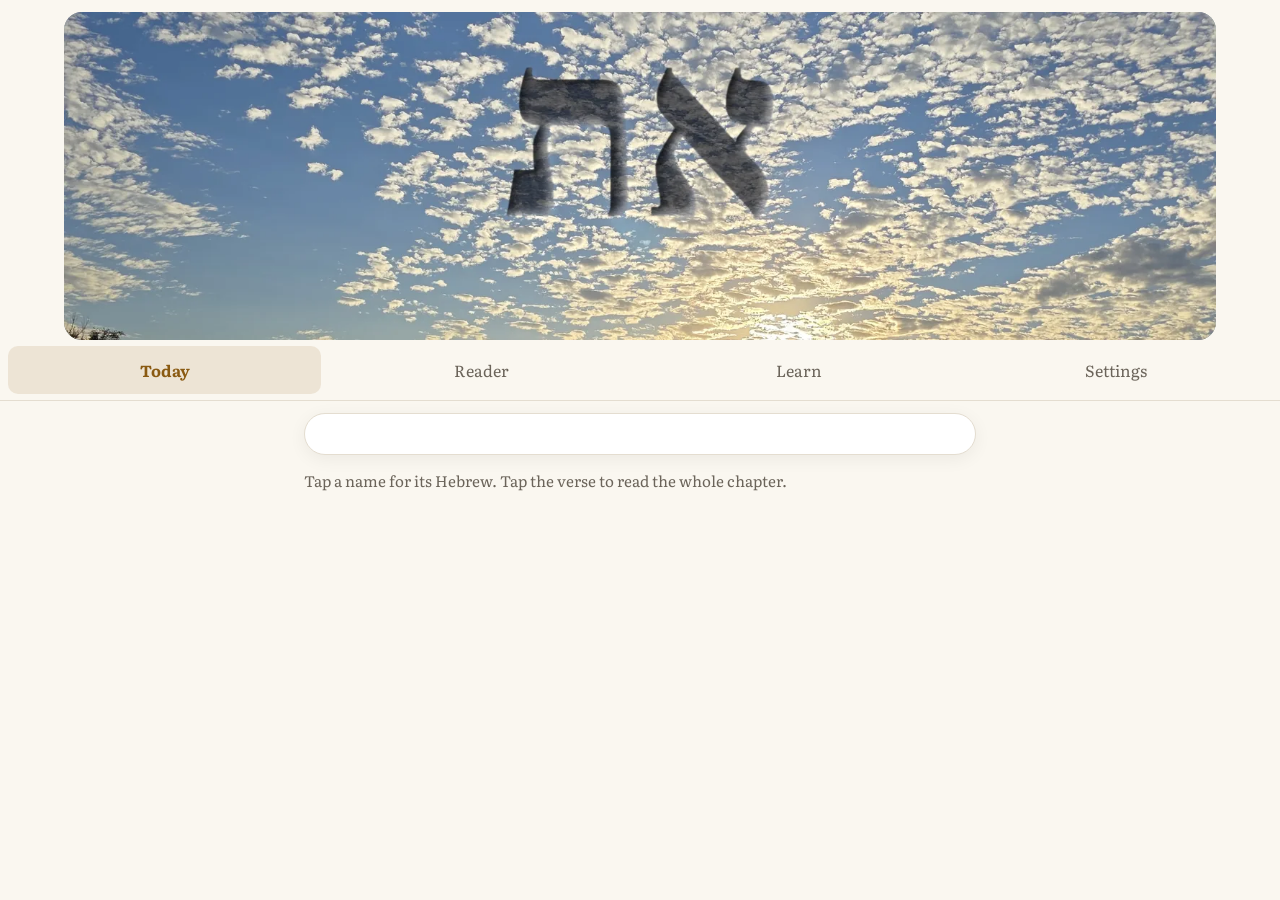
<file: index.html>
<!doctype html><meta charset="utf-8"><link rel="icon" href="favicon.ico" sizes="any"><link rel="icon" type="image/png" sizes="32x32" href="favicon-32.png"><link rel="apple-touch-icon" href="apple-touch-icon.png"><meta http-equiv="refresh" content="0; url=verse-of-the-day.html"><a href="verse-of-the-day.html">Verse of the Day</a>
</file>
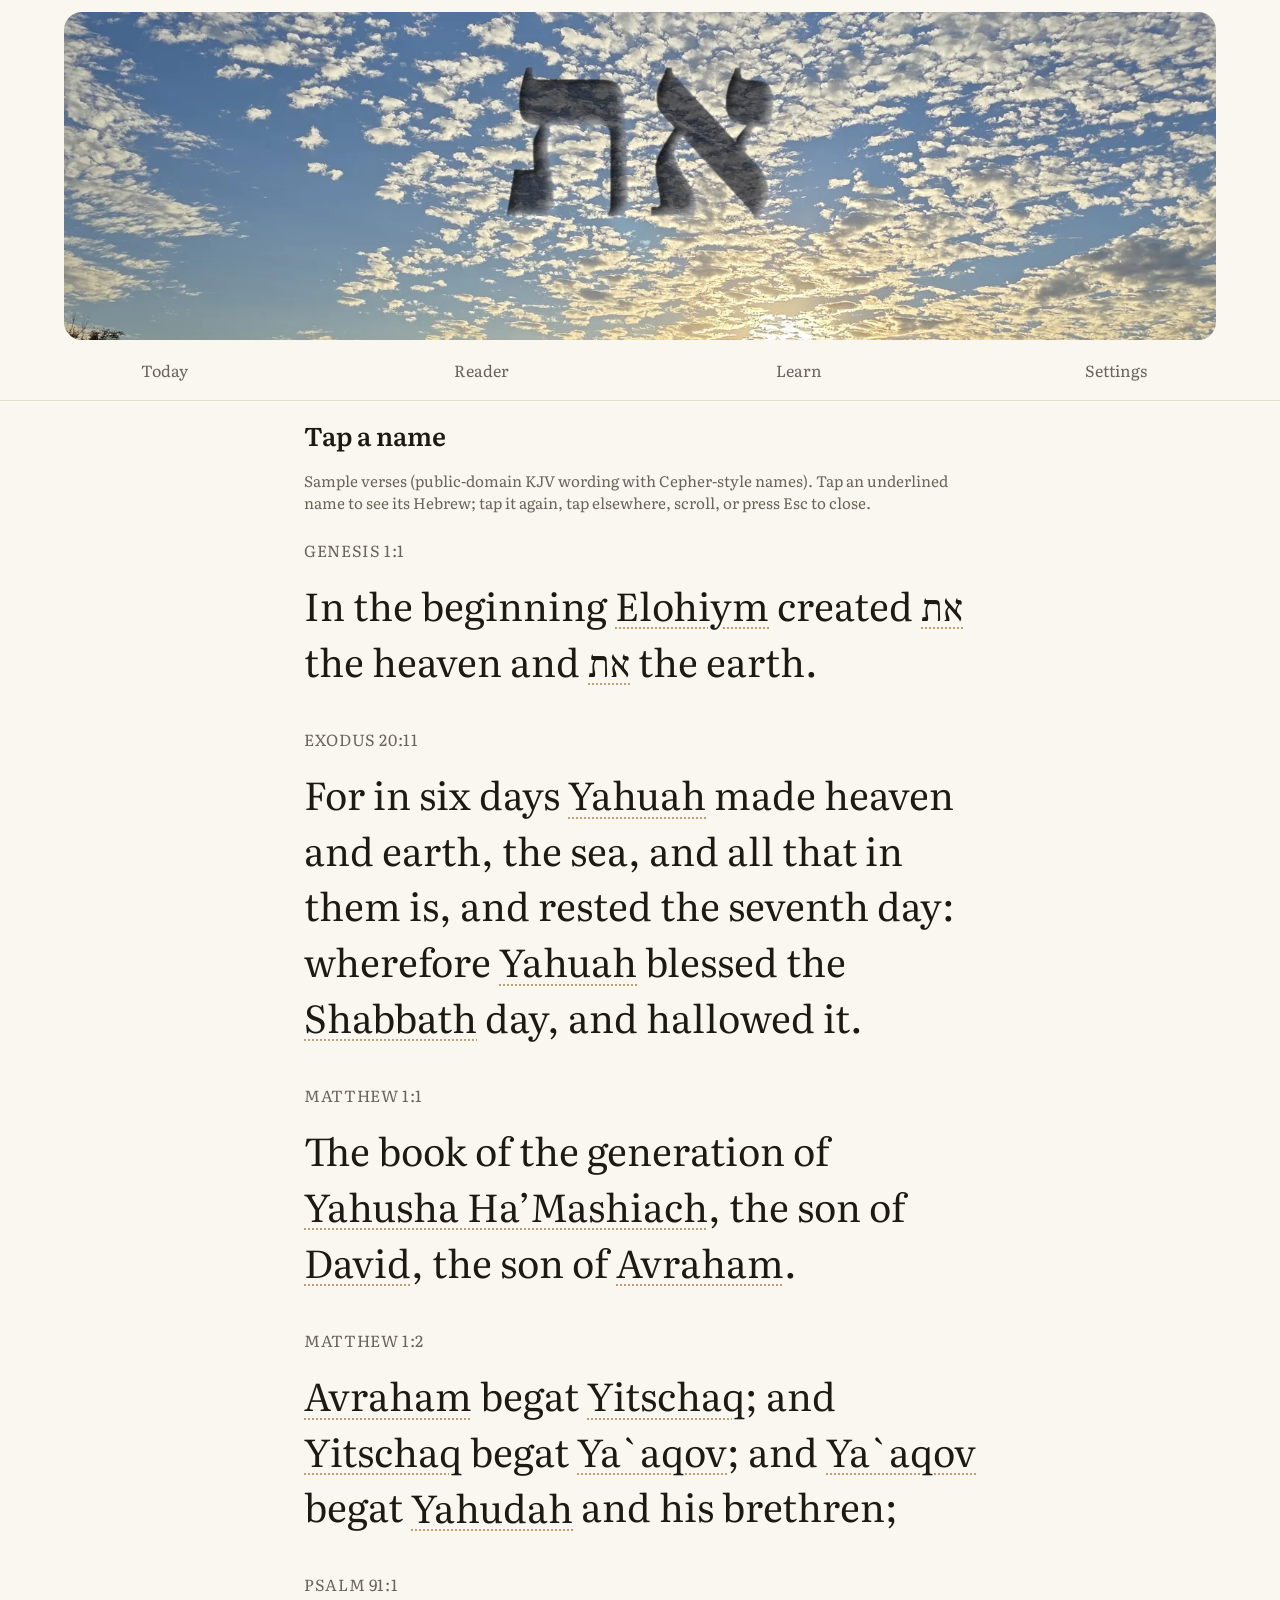
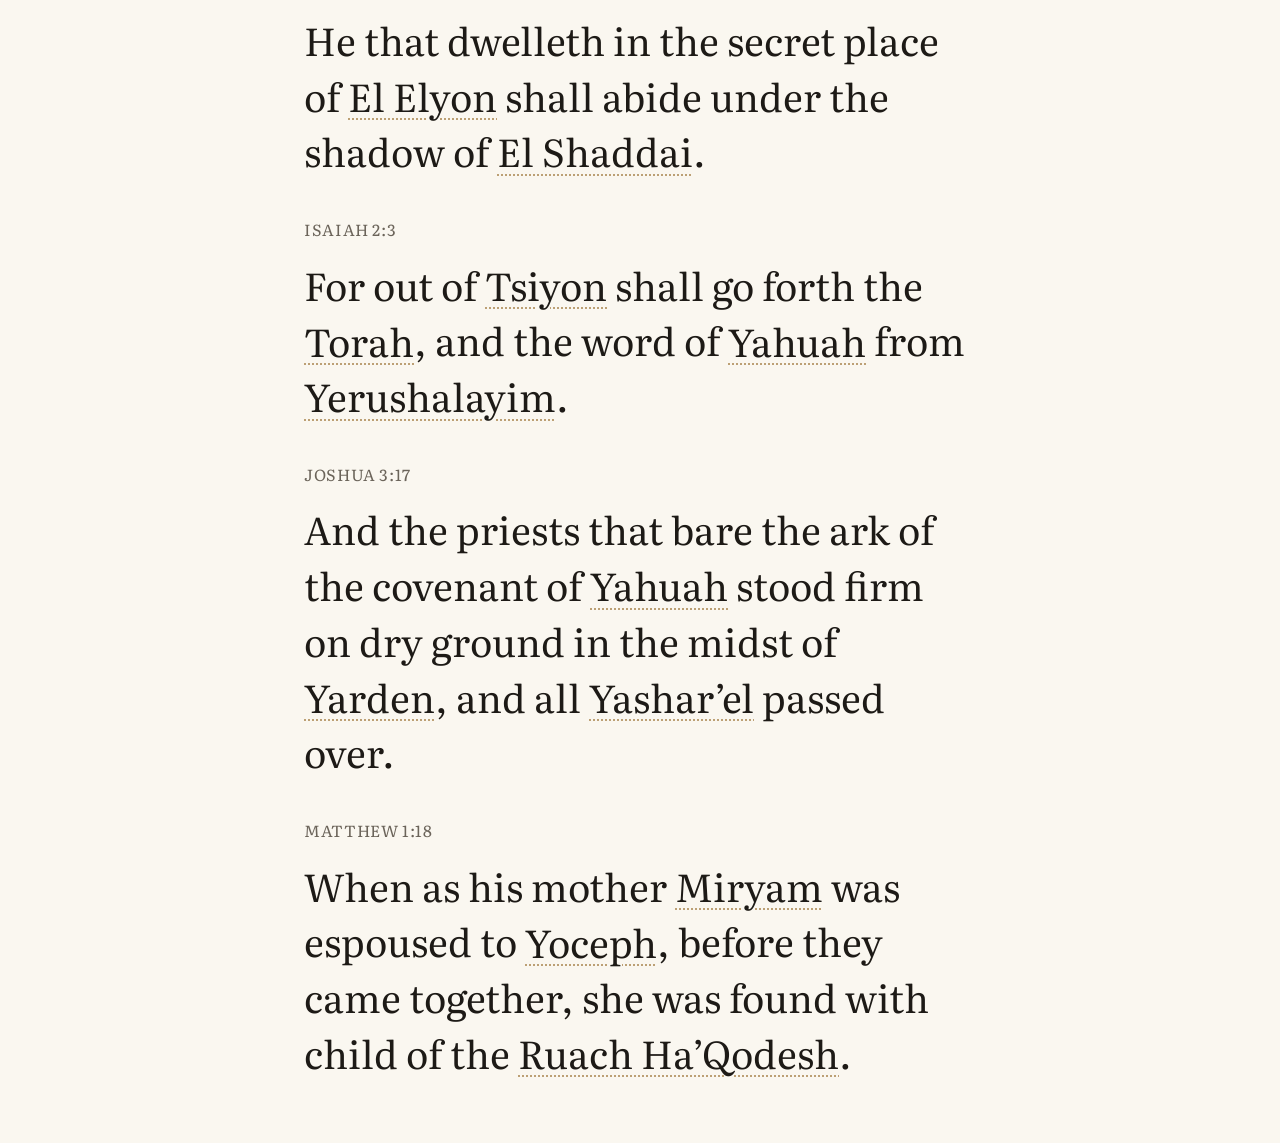
<file: demo.html>
<!doctype html>
<html lang="en">
<head>
<meta charset="utf-8">
<meta name="viewport" content="width=device-width, initial-scale=1, viewport-fit=cover">
<meta name="color-scheme" content="light dark">
<title>Hebrew reveal — demo</title>
<link rel="stylesheet" href="css/app.css">
  <link rel="icon" href="favicon.ico" sizes="any">
  <link rel="icon" type="image/png" sizes="32x32" href="favicon-32.png">
  <link rel="icon" type="image/png" sizes="192x192" href="favicon-192.png">
  <link rel="apple-touch-icon" href="apple-touch-icon.png">
</head>
<body>
<header class="app-banner"><picture><source type="image/webp" srcset="images/alpha-sky-banner-800.webp 800w, images/alpha-sky-banner-1600.webp 1600w" sizes="(min-width: 60rem) min(72rem, calc(100vw - 32px)), 100vw"><img src="images/alpha-sky-banner-1600.jpg" srcset="images/alpha-sky-banner-800.jpg 800w, images/alpha-sky-banner-1600.jpg 1600w" sizes="(min-width: 60rem) min(72rem, calc(100vw - 32px)), 100vw" width="1600" height="455" alt="Aleph-Tav (את) in a cloudy sky" decoding="async" fetchpriority="high"></picture></header>
<main>
<h1>Tap a name</h1>
<p class="note">Sample verses (public-domain KJV wording with Cepher-style names). Tap an underlined name to see its Hebrew; tap it again, tap elsewhere, scroll, or press Esc to close.</p>
<div id="samples"></div>
</main>
<script src="js/hebrew-reveal.js"></script>
<script src="js/hebrew-speech.js"></script>
<script src="js/learn.js"></script>
<script src="js/bible-data.js"></script>
<script src="js/app-shell.js"></script>
<script>
var SAMPLES = [
  ['Genesis 1:1', 'In the beginning Elohiym created את the heaven and את the earth.'],
  ['Exodus 20:11', 'For in six days Yahuah made heaven and earth, the sea, and all that in them is, and rested the seventh day: wherefore Yahuah blessed the Shabbath day, and hallowed it.'],
  ['Matthew 1:1', 'The book of the generation of Yahusha Ha\u2019Mashiach, the son of David, the son of Avraham.'],
  ['Matthew 1:2', 'Avraham begat Yitschaq; and Yitschaq begat Ya`aqov; and Ya`aqov begat Yahudah and his brethren;'],
  ['Psalm 91:1', 'He that dwelleth in the secret place of El Elyon shall abide under the shadow of El Shaddai.'],
  ['Isaiah 2:3', 'For out of Tsiyon shall go forth the Torah, and the word of Yahuah from Yerushalayim.'],
  ['Joshua 3:17', 'And the priests that bare the ark of the covenant of Yahuah stood firm on dry ground in the midst of Yarden, and all Yashar\u2019el passed over.'],
  ['Matthew 1:18', 'When as his mother Miryam was espoused to Yoceph, before they came together, she was found with child of the Ruach Ha\u2019Qodesh.']
];
AppShell.init({ page: 'demo', nav: true }).then(function (ctx) {
  var root = document.getElementById('samples');
  SAMPLES.forEach(function (s) {
    var r = document.createElement('p'); r.className = 'ref'; r.textContent = s[0];
    var v = document.createElement('p'); v.className = 'verse';
    ctx.render(v, s[1], { ref: s[0], raw: true });
    root.appendChild(r); root.appendChild(v);
  });
});
</script>
</body>
</html>
</file>
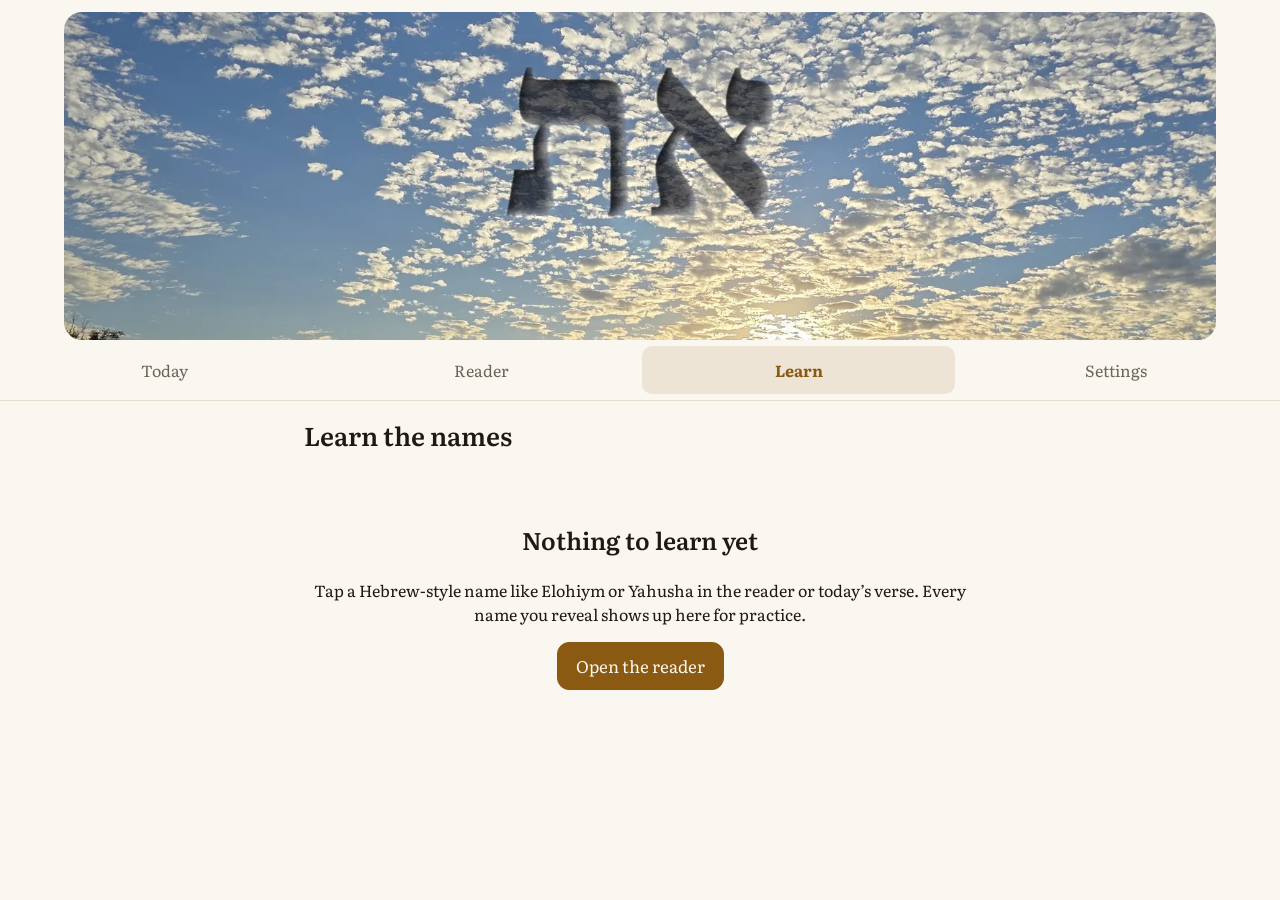
<file: learn.html>
<!doctype html>
<html lang="en">
<head>
<meta charset="utf-8">
<meta name="viewport" content="width=device-width, initial-scale=1, viewport-fit=cover">
<meta name="color-scheme" content="light dark">
<title>Learn</title>
<link rel="stylesheet" href="css/app.css">
  <link rel="icon" href="favicon.ico" sizes="any">
  <link rel="icon" type="image/png" sizes="32x32" href="favicon-32.png">
  <link rel="icon" type="image/png" sizes="192x192" href="favicon-192.png">
  <link rel="apple-touch-icon" href="apple-touch-icon.png">
</head>
<body>
<header class="app-banner"><picture><source type="image/webp" srcset="images/alpha-sky-banner-800.webp 800w, images/alpha-sky-banner-1600.webp 1600w" sizes="(min-width: 60rem) min(72rem, calc(100vw - 32px)), 100vw"><img src="images/alpha-sky-banner-1600.jpg" srcset="images/alpha-sky-banner-800.jpg 800w, images/alpha-sky-banner-1600.jpg 1600w" sizes="(min-width: 60rem) min(72rem, calc(100vw - 32px)), 100vw" width="1600" height="455" alt="Aleph-Tav (את) in a cloudy sky" decoding="async" fetchpriority="high"></picture></header>
<main><h1>Learn the names</h1><div id="learn"></div></main>
<script src="js/hebrew-reveal.js"></script>
<script src="js/hebrew-speech.js"></script>
<script src="js/learn.js"></script>
<script src="js/bible-data.js"></script>
<script src="js/app-shell.js"></script>
<script src="js/learn-ui.js"></script>
<script>
AppShell.init({ page: 'learn' }).then(function (ctx) { LearnUI.mount(document.getElementById('learn'), ctx); });
</script>
</body>
</html>
</file>
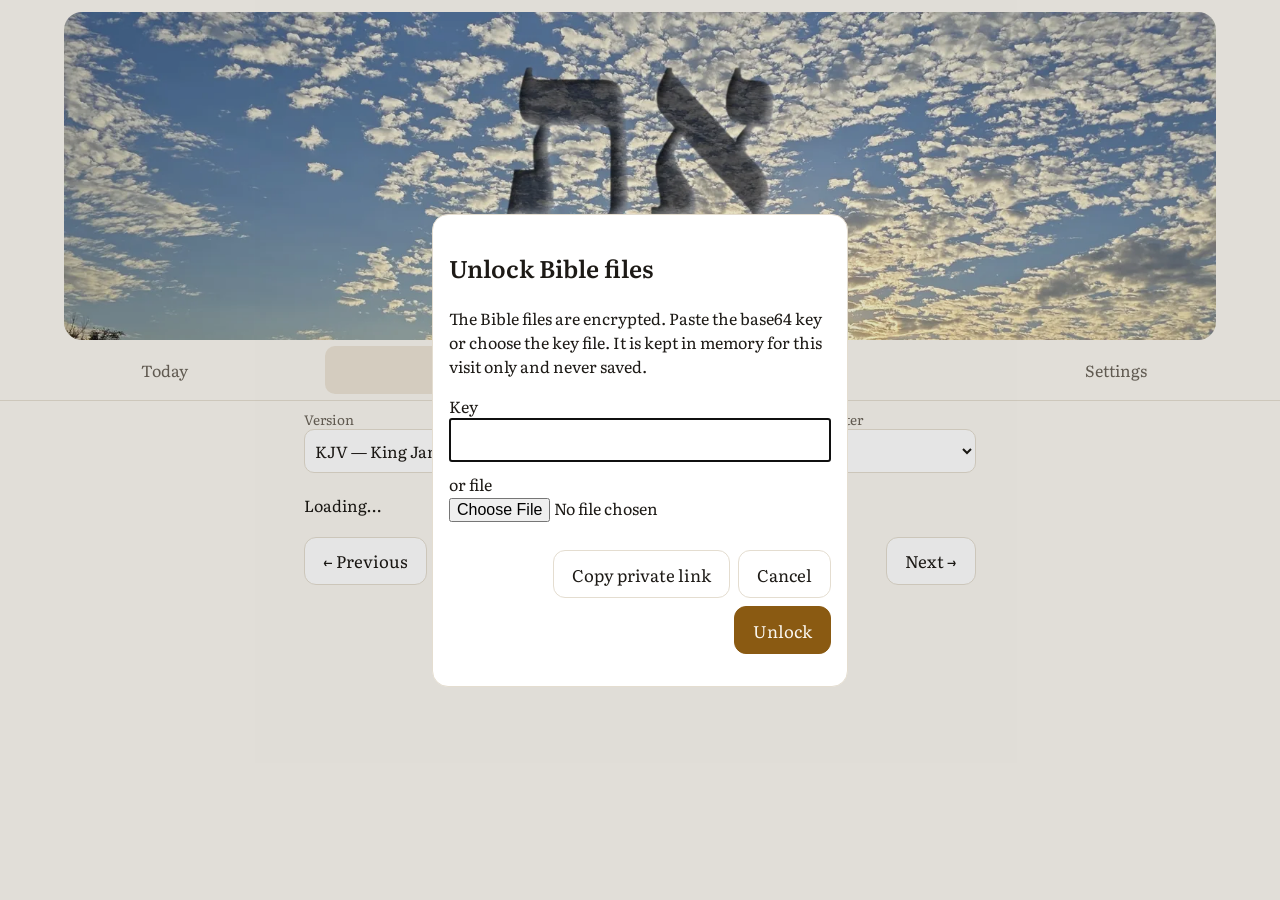
<file: reader.html>
<!doctype html>
<html lang="en">
<head>
<meta charset="utf-8">
<meta name="viewport" content="width=device-width, initial-scale=1, viewport-fit=cover">
<meta name="color-scheme" content="light dark">
<title>Reader</title>
<link rel="stylesheet" href="css/app.css">
  <link rel="icon" href="favicon.ico" sizes="any">
  <link rel="icon" type="image/png" sizes="32x32" href="favicon-32.png">
  <link rel="icon" type="image/png" sizes="192x192" href="favicon-192.png">
  <link rel="apple-touch-icon" href="apple-touch-icon.png">
</head>
<body>
<header class="app-banner"><picture><source type="image/webp" srcset="images/alpha-sky-banner-800.webp 800w, images/alpha-sky-banner-1600.webp 1600w" sizes="(min-width: 60rem) min(72rem, calc(100vw - 32px)), 100vw"><img src="images/alpha-sky-banner-1600.jpg" srcset="images/alpha-sky-banner-800.jpg 800w, images/alpha-sky-banner-1600.jpg 1600w" sizes="(min-width: 60rem) min(72rem, calc(100vw - 32px)), 100vw" width="1600" height="455" alt="Aleph-Tav (את) in a cloudy sky" decoding="async" fetchpriority="high"></picture></header>
<main id="reader"></main>
<script src="js/hebrew-reveal.js"></script>
<script src="js/hebrew-speech.js"></script>
<script src="js/learn.js"></script>
<script src="js/bible-data.js"></script>
<script src="js/app-shell.js"></script>
<script src="js/reader.js"></script>
<script>
AppShell.init({ page: 'reader' }).then(function (ctx) { ChapterReader.mount(document.getElementById('reader'), ctx); });
</script>
</body>
</html>
</file>
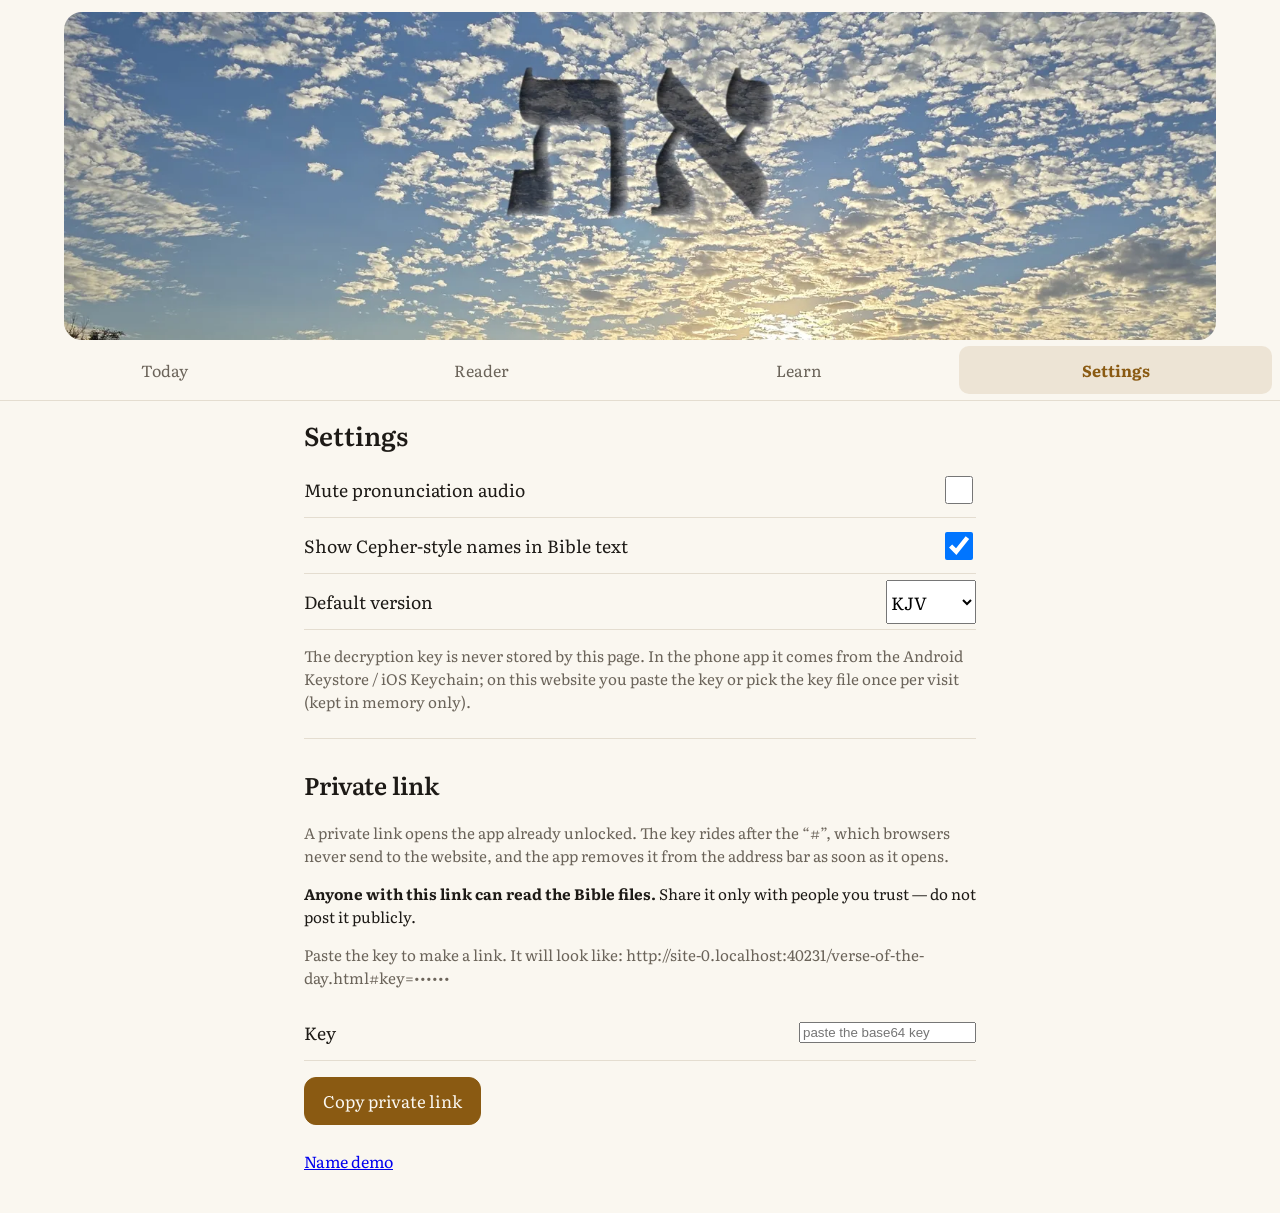
<file: settings.html>
<!doctype html>
<html lang="en">
<head>
<meta charset="utf-8">
<meta name="viewport" content="width=device-width, initial-scale=1, viewport-fit=cover">
<meta name="color-scheme" content="light dark">
<title>Settings</title>
<link rel="stylesheet" href="css/app.css">
  <link rel="icon" href="favicon.ico" sizes="any">
  <link rel="icon" type="image/png" sizes="32x32" href="favicon-32.png">
  <link rel="icon" type="image/png" sizes="192x192" href="favicon-192.png">
  <link rel="apple-touch-icon" href="apple-touch-icon.png">
</head>
<body>
<header class="app-banner"><picture><source type="image/webp" srcset="images/alpha-sky-banner-800.webp 800w, images/alpha-sky-banner-1600.webp 1600w" sizes="(min-width: 60rem) min(72rem, calc(100vw - 32px)), 100vw"><img src="images/alpha-sky-banner-1600.jpg" srcset="images/alpha-sky-banner-800.jpg 800w, images/alpha-sky-banner-1600.jpg 1600w" sizes="(min-width: 60rem) min(72rem, calc(100vw - 32px)), 100vw" width="1600" height="455" alt="Aleph-Tav (את) in a cloudy sky" decoding="async" fetchpriority="high"></picture></header>
<main class="settings"><h1>Settings</h1>
<label class="row">Mute pronunciation audio <input type="checkbox" id="mute"></label>
<label class="row">Show Cepher-style names in Bible text <input type="checkbox" id="cepher"></label>
<label class="row">Default version <select id="version"></select></label>
<p class="note" id="voices"></p>
<p class="note">The decryption key is never stored by this page. In the phone app it comes from the Android Keystore / iOS Keychain; on this website you paste the key or pick the key file once per visit (kept in memory only).</p>
<section class="privlink" aria-labelledby="pl-h"><h2 id="pl-h">Private link</h2>
<p class="note">A private link opens the app already unlocked. The key rides after the “#”, which browsers never send to the website, and the app removes it from the address bar as soon as it opens.</p>
<p class="note warn"><strong>Anyone with this link can read the Bible files.</strong> Share it only with people you trust — do not post it publicly.</p>
<p class="note" id="pl-state"></p>
<label class="row" id="pl-key-row">Key <input type="password" id="pl-key" autocomplete="off" spellcheck="false" placeholder="paste the base64 key"></label>
<p><button type="button" class="btn primary" id="pl-copy">Copy private link</button></p>
<p class="note" id="pl-status" aria-live="polite"></p>
</section>
<p><a href="demo.html">Name demo</a></p>
</main>
<script src="js/hebrew-reveal.js"></script>
<script src="js/hebrew-speech.js"></script>
<script src="js/learn.js"></script>
<script src="js/bible-data.js"></script>
<script src="js/app-shell.js"></script>
<script>
AppShell.init({ page: 'settings' }).then(function (ctx) {
  var mute = document.getElementById('mute'), cep = document.getElementById('cepher'), ver = document.getElementById('version');
  if (!ctx.speaker.supported) { mute.disabled = true; document.getElementById('voices').textContent = 'Speech is not supported in this browser.'; }
  else ctx.speaker.ready().then(function () {
    document.getElementById('voices').textContent = ctx.speaker.hasHebrewVoice() ? 'A Hebrew voice is available: the Hebrew is spoken after the pronunciation.' : 'No Hebrew voice on this device: only the English pronunciation is spoken.';
  });
  mute.checked = ctx.speaker.isMuted(); mute.onchange = function () { ctx.speaker.setMuted(mute.checked); };
  cep.checked = ctx.settings.cepherNames(); cep.onchange = function () { ctx.settings.setCepherNames(cep.checked); };
  BibleData.VERSIONS.forEach(function (v) { var o = document.createElement('option'); o.value = v.id; o.textContent = v.label; ver.appendChild(o); });
  ver.value = ctx.settings.version(); ver.onchange = function () { ctx.settings.setVersion(ver.value); };
  var pl = ctx.privateLink, plKey = document.getElementById('pl-key'), plStatus = document.getElementById('pl-status');
  function plRefresh() {
    var on = pl.active();
    document.getElementById('pl-key-row').style.display = on ? 'none' : '';
    document.getElementById('pl-state').textContent = on ? 'The Bible files are unlocked for this visit. The link will look like: ' + pl.preview()
      : 'Paste the key to make a link. It will look like: ' + pl.preview();
  }
  plRefresh();
  // The copy starts inside the click (see AppShell wireCopy); success or failure is always shown.
  pl.wire(document.getElementById('pl-copy'), plStatus, function () { return pl.active() ? '' : plKey.value; }, function (ok) {
    if (ok || pl.active()) plKey.value = '';
    plRefresh();
    if (!ok && !pl.active()) plKey.focus();
  });
});
</script>
</body>
</html>
</file>
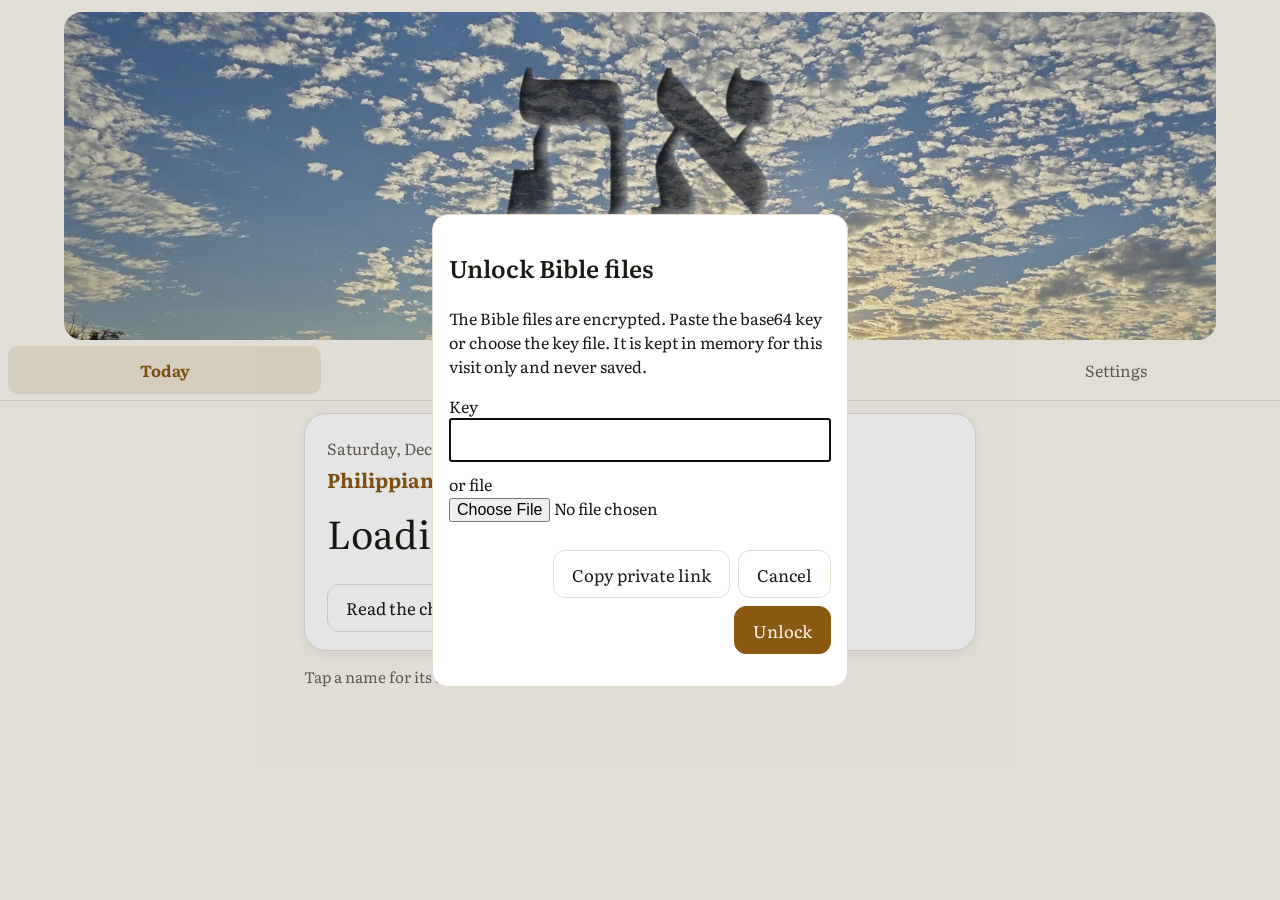
<file: verse-of-the-day.html>
<!doctype html>
<html lang="en">
<head>
<meta charset="utf-8">
<meta name="viewport" content="width=device-width, initial-scale=1, viewport-fit=cover">
<meta name="color-scheme" content="light dark">
<title>Verse of the Day</title>
<link rel="stylesheet" href="css/app.css">
  <link rel="icon" href="favicon.ico" sizes="any">
  <link rel="icon" type="image/png" sizes="32x32" href="favicon-32.png">
  <link rel="icon" type="image/png" sizes="192x192" href="favicon-192.png">
  <link rel="apple-touch-icon" href="apple-touch-icon.png">
</head>
<body>
<header class="app-banner"><picture><source type="image/webp" srcset="images/alpha-sky-banner-800.webp 800w, images/alpha-sky-banner-1600.webp 1600w" sizes="(min-width: 60rem) min(72rem, calc(100vw - 32px)), 100vw"><img src="images/alpha-sky-banner-1600.jpg" srcset="images/alpha-sky-banner-800.jpg 800w, images/alpha-sky-banner-1600.jpg 1600w" sizes="(min-width: 60rem) min(72rem, calc(100vw - 32px)), 100vw" width="1600" height="455" alt="Aleph-Tav (את) in a cloudy sky" decoding="async" fetchpriority="high"></picture></header>
<main>
<article id="votd" class="card" aria-label="Verse of the day"></article>
<p class="note">Tap a name for its Hebrew. Tap the verse to read the whole chapter.</p>
</main>
<script src="js/hebrew-reveal.js"></script>
<script src="js/hebrew-speech.js"></script>
<script src="js/learn.js"></script>
<script src="js/bible-data.js"></script>
<script src="js/app-shell.js"></script>
<script src="js/votd.js"></script>
<script>
AppShell.init({ page: 'votd' }).then(function (ctx) {
  return fetch('verse-refs.json').then(function (r) { return r.json(); }).then(function (d) {
    return VerseOfTheDay.mount(document.getElementById('votd'), ctx, d.refs);
  });
});
</script>
</body>
</html>
</file>
<file: css/app.css>
/* Fonts: SIL OFL 1.1 (see fonts/OFL.txt). Bundled locally — no network needed. */
@font-face { font-family: 'Literata'; src: url('../fonts/Literata-opsz-wght.ttf') format('truetype'); font-weight: 200 900; font-style: normal; font-display: swap; }
@font-face { font-family: 'Frank Ruhl Libre'; src: url('../fonts/FrankRuhlLibre-wght.ttf') format('truetype'); font-weight: 300 900; font-style: normal; font-display: swap; }

:root {
  --bg: #faf7f0; --fg: #1d1a16; --muted: #6b645a; --accent: #8a5a12; --card: #ffffff; --line: #e4ddd0;
  --name-underline: rgba(138, 90, 18, .55); --bubble-bg: #2a241c; --bubble-fg: #fdf8ee; --ok: #1f7a3a; --bad: #a3271f;
  --verse-size: clamp(1.6rem, 6.4vw, 2.4rem);
  --font-text: 'Literata', 'Frank Ruhl Libre', Georgia, serif;
  --font-hebrew: 'Frank Ruhl Libre', 'Noto Serif Hebrew', 'Times New Roman', serif;
  color-scheme: light dark;
}
@media (prefers-color-scheme: dark) {
  :root { --bg: #14120f; --fg: #eee6d8; --muted: #a89f90; --accent: #e2b866; --card: #1e1b17; --line: #3a342c;
    --name-underline: rgba(226, 184, 102, .6); --bubble-bg: #f6eedd; --bubble-fg: #1d1a16; --ok: #5fcf7f; --bad: #ff8a80; }
}
* { box-sizing: border-box; }
html { -webkit-text-size-adjust: 100%; }
body { margin: 0; background: var(--bg); color: var(--fg); font-family: var(--font-text); line-height: 1.5;
  padding: 0 max(16px, env(safe-area-inset-right)) calc(24px + env(safe-area-inset-bottom)) max(16px, env(safe-area-inset-left)); }
main { max-width: 42rem; margin: 0 auto; }
h1, h2 { font-weight: 600; } h1 { font-size: 1.6rem; margin: .6em 0 .3em; }

.app-nav { position: sticky; top: 0; z-index: 5; display: flex; gap: 4px; justify-content: space-around;
  background: var(--bg); border-bottom: 1px solid var(--line); margin: 0 -16px 8px; padding: calc(6px + env(safe-area-inset-top)) 8px 6px; }
.app-nav a { flex: 1; text-align: center; padding: 12px 4px; min-height: 44px; color: var(--muted); text-decoration: none; font-size: 1rem; border-radius: 10px; }
.app-nav a[aria-current="page"] { color: var(--accent); font-weight: 700; background: color-mix(in srgb, var(--accent) 12%, transparent); }

.verse { font-size: var(--verse-size); line-height: 1.45; margin: .4em 0 1em; }
.ref { color: var(--muted); font-size: 1rem; letter-spacing: .04em; text-transform: uppercase; margin: 1.4em 0 0; }

/* Tappable names: no 300 ms delay (touch-action), big hit area via padding without shifting layout. */
.hr-name { cursor: pointer; touch-action: manipulation; -webkit-tap-highlight-color: transparent;
  text-decoration: underline dotted var(--name-underline); text-underline-offset: .18em; text-decoration-thickness: 2px;
  padding: .15em .08em; margin: -.15em -.08em; border-radius: 6px; }
/* Ring drawn with box-shadow (not outline): an outline would also wrap the open bubble's in-flow spacer. */
.hr-name:focus-visible, .hr-name.hr-active { outline: none; box-shadow: 0 0 0 2px var(--accent); border-radius: 4px;
  -webkit-box-decoration-break: clone; box-decoration-break: clone; background: color-mix(in srgb, var(--accent) 14%, transparent); }
@media (forced-colors: active) { .hr-name:focus-visible, .hr-name.hr-active { outline: 2px solid Highlight; } }

.hr-bubble { position: fixed; z-index: 50; max-width: min(22rem, calc(100vw - 16px)); min-width: 11rem;
  background: var(--bubble-bg); color: var(--bubble-fg); border-radius: 14px; padding: 14px 18px 12px;
  box-shadow: 0 10px 30px rgba(0,0,0,.28); font-family: var(--font-text); }
.hr-bubble[hidden] { display: none; }
.hr-bubble { opacity: 0; transform: translateY(-4px); transition: opacity .16s ease-out, transform .16s ease-out; }
.hr-bubble.hr-shown { opacity: 1; transform: none; }
/* In-flow space reserved while a bubble is open, so it never covers verse text. */
.hr-lead { white-space: nowrap; }
.hr-spacer { display: inline-block; width: 0; height: 0; overflow: hidden; pointer-events: none; }
.hr-spacer-below { vertical-align: top; }
.hr-spacer-above { vertical-align: bottom; }
.hr-spacer.hr-animate { transition: height .16s ease-out; }
@media (prefers-reduced-motion: reduce) {
  .hr-bubble, .hr-bubble.hr-shown { transition: none; transform: none; }
  .hr-spacer.hr-animate { transition: none; }
}
.hr-arrow { position: absolute; left: calc(var(--hr-arrow-left, 20px) - 9px); width: 18px; height: 18px; background: var(--bubble-bg); transform: rotate(45deg); }
.hr-bubble[data-placement="below"] .hr-arrow { top: -8px; border-radius: 3px 0 0 0; }
.hr-bubble[data-placement="above"] .hr-arrow { bottom: -8px; border-radius: 0 0 3px 0; }
.hr-heb, .heb, [lang="he"] { font-family: var(--font-hebrew); }
.hr-heb { font-size: clamp(2.8rem, 13vw, 4rem); line-height: 1.1; font-weight: 700; text-align: right; }
.hr-pointed { font-size: 1.6rem; opacity: .85; text-align: right; }
.hr-pron { font-size: 1.15rem; margin: .3em 0 0; font-style: italic; }
.hr-meaning { font-size: 1rem; opacity: .85; margin: .2em 0 0; }
.hr-pron:empty, .hr-meaning:empty { display: none; }
.hr-actions { display: flex; gap: 8px; margin-top: 10px; }
.hr-actions button { min-height: 44px; min-width: 44px; padding: 0 14px; border-radius: 22px; border: 1px solid currentColor;
  background: transparent; color: inherit; font: inherit; font-size: 1rem; touch-action: manipulation; }
.hr-actions button[disabled] { opacity: .55; }

.btn { display: inline-flex; align-items: center; justify-content: center; min-height: 48px; padding: 0 18px; border-radius: 12px;
  border: 1px solid var(--line); background: var(--card); color: var(--fg); font: inherit; font-size: 1.05rem; text-decoration: none; touch-action: manipulation; cursor: pointer; }
.btn.primary { background: var(--accent); color: var(--bg); border-color: var(--accent); }
.btn.danger { color: var(--bad); border-color: var(--bad); }
.btn[disabled] { opacity: .4; cursor: default; }

.card { background: var(--card); border: 1px solid var(--line); border-radius: 22px; padding: 22px 22px 18px; margin: 12px 0; box-shadow: 0 4px 18px rgba(0,0,0,.06); }
.votd-date { color: var(--muted); margin: 0; } .votd-ref { font-weight: 700; color: var(--accent); font-size: 1.25rem; margin: .2em 0; }
.votd-link { text-decoration: none; } .votd-text { margin: .3em 0 .6em; cursor: pointer; }
.votd-version { color: var(--muted); font-size: .95rem; }

.reader-controls { display: grid; grid-template-columns: 1fr 1fr 1fr; gap: 8px; }
.reader-controls label { display: flex; flex-direction: column; font-size: .85rem; color: var(--muted); }
.reader-controls select { min-height: 44px; font: inherit; font-size: 1rem; border-radius: 10px; border: 1px solid var(--line); background: var(--card); color: var(--fg); padding: 0 6px; }
.reader-msg { background: color-mix(in srgb, var(--accent) 14%, transparent); border-radius: 12px; padding: 12px; margin: 10px 0; }
.reader-verse { font-size: calc(var(--verse-size) * .8); margin: 0 0 .5em; scroll-margin-top: 30vh; border-radius: 10px; }
.reader-verse.highlight { background: color-mix(in srgb, var(--accent) 18%, transparent); box-shadow: 0 0 0 6px color-mix(in srgb, var(--accent) 18%, transparent); }
.vnum { color: var(--muted); font-size: .5em; font-family: system-ui, sans-serif; }
.reader-nav { display: flex; justify-content: space-between; gap: 10px; margin: 20px 0; }

.empty { text-align: center; padding: 40px 10px; }
.learn-top { display: flex; flex-wrap: wrap; gap: 12px; align-items: center; margin: 10px 0; }
.stats { display: grid; grid-template-columns: auto 1fr; gap: 4px 16px; } .stats dt { color: var(--muted); } .stats dd { margin: 0; font-weight: 600; }
.mastery { list-style: none; padding: 0; } .mastery li { display: flex; gap: 12px; align-items: baseline; padding: 8px 0; border-bottom: 1px solid var(--line); }
.m-name { flex: 1; } .m-heb { font-size: 1.6rem; } .m-level { color: var(--muted); font-size: .9rem; }
.quiz-card { text-align: center; padding: 10px 0; } .quiz-meta { color: var(--muted); } .quiz-q { font-size: 1.1rem; }
.quiz-prompt { font-size: 2.4rem; margin: .3em 0; } .quiz-prompt.heb { font-size: 4rem; }
.quiz-options { display: grid; grid-template-columns: 1fr 1fr; gap: 10px; }
.option { min-height: 64px; font-size: 1.3rem; } .option.heb { font-size: 2rem; }
.option.right { border-color: var(--ok); color: var(--ok); border-width: 3px; } .option.wrong { border-color: var(--bad); color: var(--bad); border-width: 3px; }
.quiz-feedback { margin-top: 16px; } .quiz-feedback.ok > p:first-child { color: var(--ok); font-weight: 700; } .quiz-feedback.bad > p:first-child { color: var(--bad); font-weight: 700; }
.quiz-answer .heb { font-size: 2.2rem; } .quiz-feedback .btn { margin: 6px; }
.typed { display: flex; gap: 8px; grid-column: 1 / -1; } .typed input { flex: 1; min-height: 48px; font: inherit; font-size: 1.2rem; padding: 0 12px; border-radius: 12px; border: 1px solid var(--line); background: var(--card); color: var(--fg); }
.settings label.row { display: flex; justify-content: space-between; align-items: center; min-height: 56px; border-bottom: 1px solid var(--line); font-size: 1.1rem; gap: 12px; }
.settings input[type=checkbox] { width: 28px; height: 28px; } .settings select { min-height: 44px; font: inherit; }
.note { color: var(--muted); font-size: .95rem; }
.key-dialog { border: 1px solid var(--line); border-radius: 16px; background: var(--card); color: var(--fg); max-width: 26rem; }
.key-dialog label { display: block; margin: 10px 0; } .key-dialog input { width: 100%; min-height: 44px; font: inherit; }
.key-dialog .row { display: flex; gap: 8px; justify-content: flex-end; }

.privlink { margin: 24px 0; padding-top: 8px; border-top: 1px solid var(--line); }
.privlink .warn { color: var(--fg); }
.key-dialog .k-note { color: #b3261e; }
.key-dialog .row { flex-wrap: wrap; }
.pl-fallback { margin: 8px 0; } .pl-fallback .pl-manual { width: 100%; min-height: 44px; font: inherit; font-size: 16px; margin-bottom: 6px; }

/* Header banner (images/alpha-sky-banner-*): full-bleed on phones, centred with rounded corners on wide screens.
 * Always shown at its natural 1600:455 (≈3.5:1) shape: never cropped or stretched. */
.app-banner { margin: 0 calc(-1 * max(16px, env(safe-area-inset-right))) 0 calc(-1 * max(16px, env(safe-area-inset-left))); line-height: 0; }
.app-banner picture, .app-banner img { display: block; width: 100%; }
.app-banner img { height: auto; aspect-ratio: 1600 / 455; background: #7d8d9b; }
@media (min-width: 60rem) {
  .app-banner { max-width: 72rem; margin: 12px auto 0; }
  .app-banner img { border-radius: 18px; }
}
</file>
